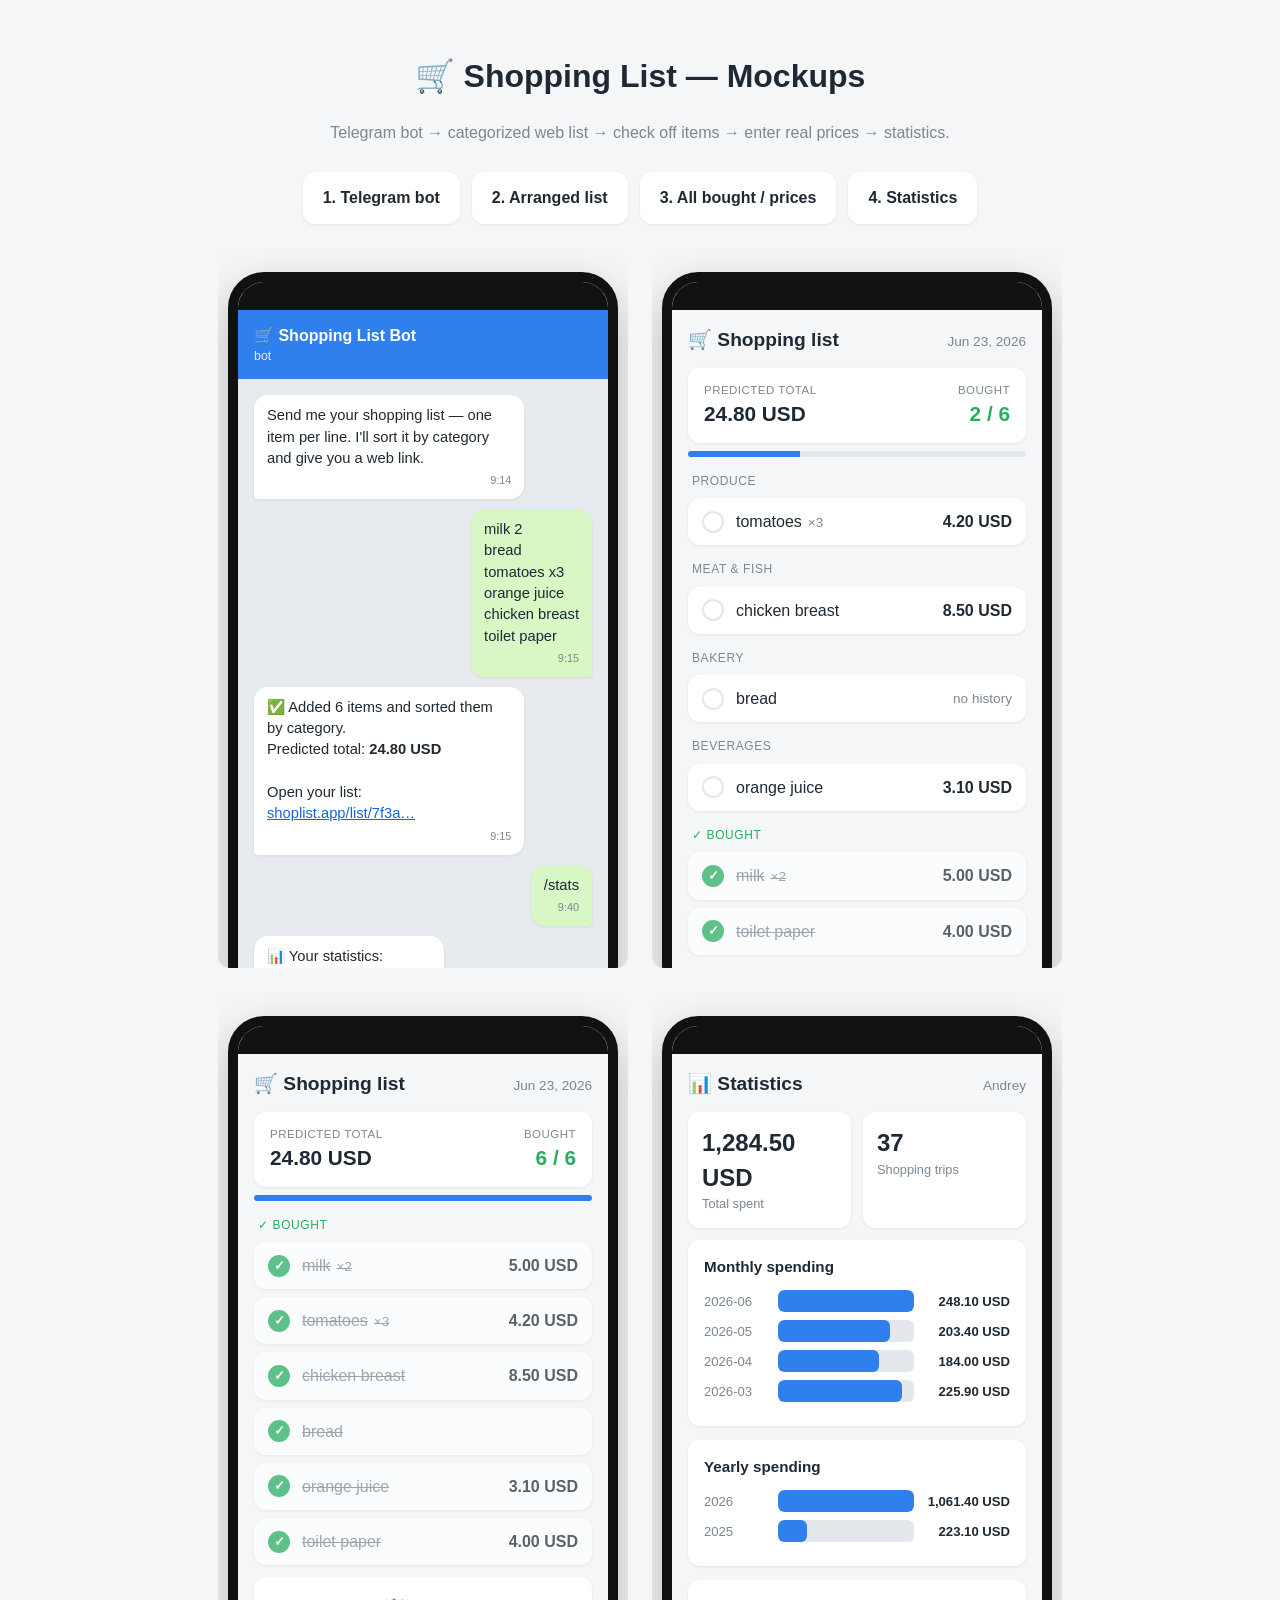
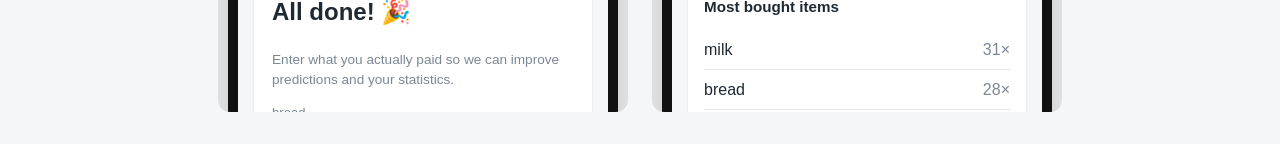
<file: mockups/index.html>
<!DOCTYPE html>
<html lang="en"><head><meta charset="utf-8" />
<meta name="viewport" content="width=device-width, initial-scale=1" />
<title>Shopping List — Mockups</title><link rel="stylesheet" href="mockup.css" /></head>
<body>
<div class="gallery">
  <h1>🛒 Shopping List — Mockups</h1>
  <p class="lead">Telegram bot → categorized web list → check off items → enter real prices → statistics.</p>
  <div class="links">
    <a href="telegram.html">1. Telegram bot</a>
    <a href="list.html">2. Arranged list</a>
    <a href="completed.html">3. All bought / prices</a>
    <a href="stats.html">4. Statistics</a>
  </div>
  <div class="frames">
    <iframe src="telegram.html" title="Telegram"></iframe>
    <iframe src="list.html" title="List"></iframe>
    <iframe src="completed.html" title="Completed"></iframe>
    <iframe src="stats.html" title="Stats"></iframe>
  </div>
</div>
</body></html>
</file>
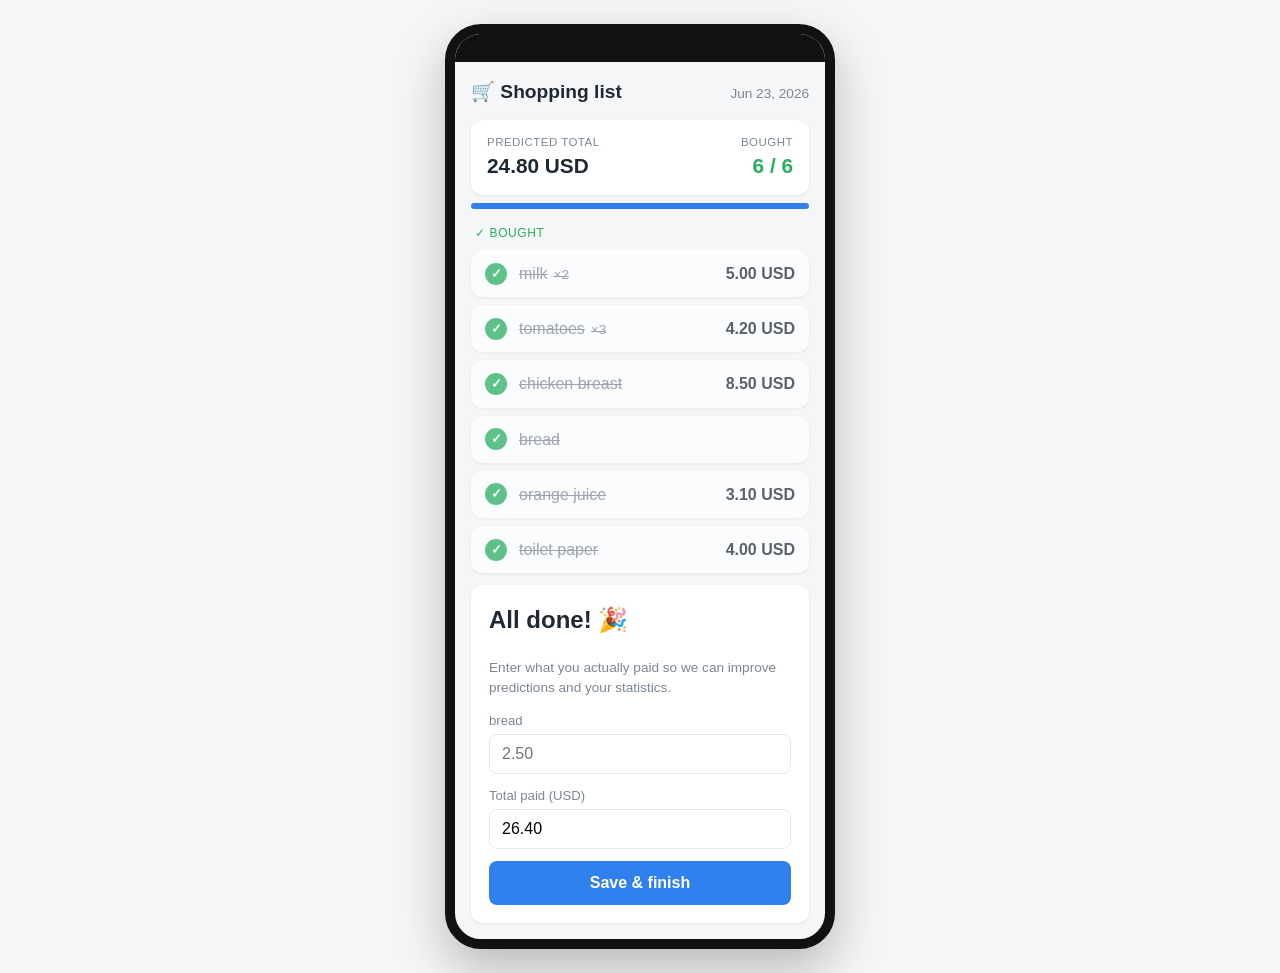
<file: mockups/completed.html>
<!DOCTYPE html>
<html lang="en"><head><meta charset="utf-8" />
<meta name="viewport" content="width=device-width, initial-scale=1" />
<title>Mockup — All bought / enter prices</title><link rel="stylesheet" href="mockup.css" /></head>
<body>
<div class="phone">
  <div class="statusbar"></div>
  <div class="screen">
    <div class="row-between">
      <h1 class="title">🛒 Shopping list</h1>
      <span class="subtle">Jun 23, 2026</span>
    </div>

    <div class="summary">
      <div><div class="label">Predicted total</div><div class="value">24.80 USD</div></div>
      <div style="text-align:right"><div class="label">Bought</div><div class="value green">6 / 6</div></div>
    </div>
    <div class="progress"><span style="width:100%"></span></div>

    <div class="cat green">✓ Bought</div>
    <div class="item bought"><span class="check"></span><span class="name">milk<span class="qty">×2</span></span><span class="price">5.00 USD</span></div>
    <div class="item bought"><span class="check"></span><span class="name">tomatoes<span class="qty">×3</span></span><span class="price">4.20 USD</span></div>
    <div class="item bought"><span class="check"></span><span class="name">chicken breast</span><span class="price">8.50 USD</span></div>
    <div class="item bought"><span class="check"></span><span class="name">bread</span></div>
    <div class="item bought"><span class="check"></span><span class="name">orange juice</span><span class="price">3.10 USD</span></div>
    <div class="item bought"><span class="check"></span><span class="name">toilet paper</span><span class="price">4.00 USD</span></div>

    <div class="card">
      <h2>All done! 🎉</h2>
      <p class="subtle" style="margin-top:0">Enter what you actually paid so we can improve predictions and your statistics.</p>
      <label class="field"><span>bread</span><input type="number" placeholder="2.50" /></label>
      <label class="field"><span>Total paid (USD)</span><input type="number" value="26.40" /></label>
      <button class="btn">Save &amp; finish</button>
    </div>
  </div>
</div>
</body></html>
</file>
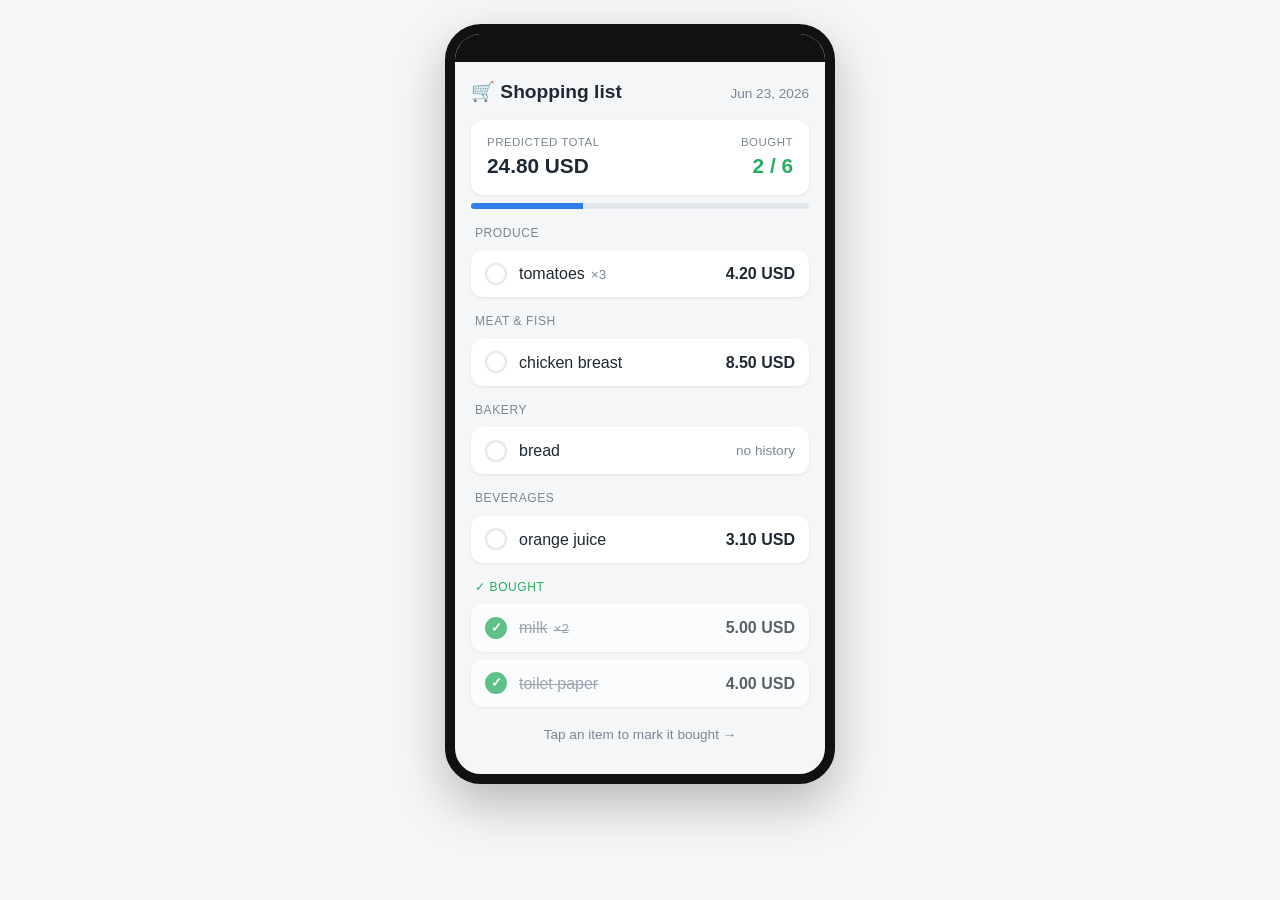
<file: mockups/list.html>
<!DOCTYPE html>
<html lang="en"><head><meta charset="utf-8" />
<meta name="viewport" content="width=device-width, initial-scale=1" />
<title>Mockup — Shopping list</title><link rel="stylesheet" href="mockup.css" /></head>
<body>
<div class="phone">
  <div class="statusbar"></div>
  <div class="screen">
    <div class="row-between">
      <h1 class="title">🛒 Shopping list</h1>
      <span class="subtle">Jun 23, 2026</span>
    </div>

    <div class="summary">
      <div><div class="label">Predicted total</div><div class="value">24.80 USD</div></div>
      <div style="text-align:right"><div class="label">Bought</div><div class="value green">2 / 6</div></div>
    </div>
    <div class="progress"><span style="width:33%"></span></div>

    <div class="cat">Produce</div>
    <div class="item"><span class="check"></span><span class="name">tomatoes<span class="qty">×3</span></span><span class="price">4.20 USD</span></div>

    <div class="cat">Meat &amp; Fish</div>
    <div class="item"><span class="check"></span><span class="name">chicken breast</span><span class="price">8.50 USD</span></div>

    <div class="cat">Bakery</div>
    <div class="item"><span class="check"></span><span class="name">bread</span><span class="price unknown">no history</span></div>

    <div class="cat">Beverages</div>
    <div class="item"><span class="check"></span><span class="name">orange juice</span><span class="price">3.10 USD</span></div>

    <div class="cat green">✓ Bought</div>
    <div class="item bought"><span class="check"></span><span class="name">milk<span class="qty">×2</span></span><span class="price">5.00 USD</span></div>
    <div class="item bought"><span class="check"></span><span class="name">toilet paper</span><span class="price">4.00 USD</span></div>

    <p class="subtle" style="text-align:center;margin-top:18px">Tap an item to mark it bought →</p>
  </div>
</div>
</body></html>
</file>
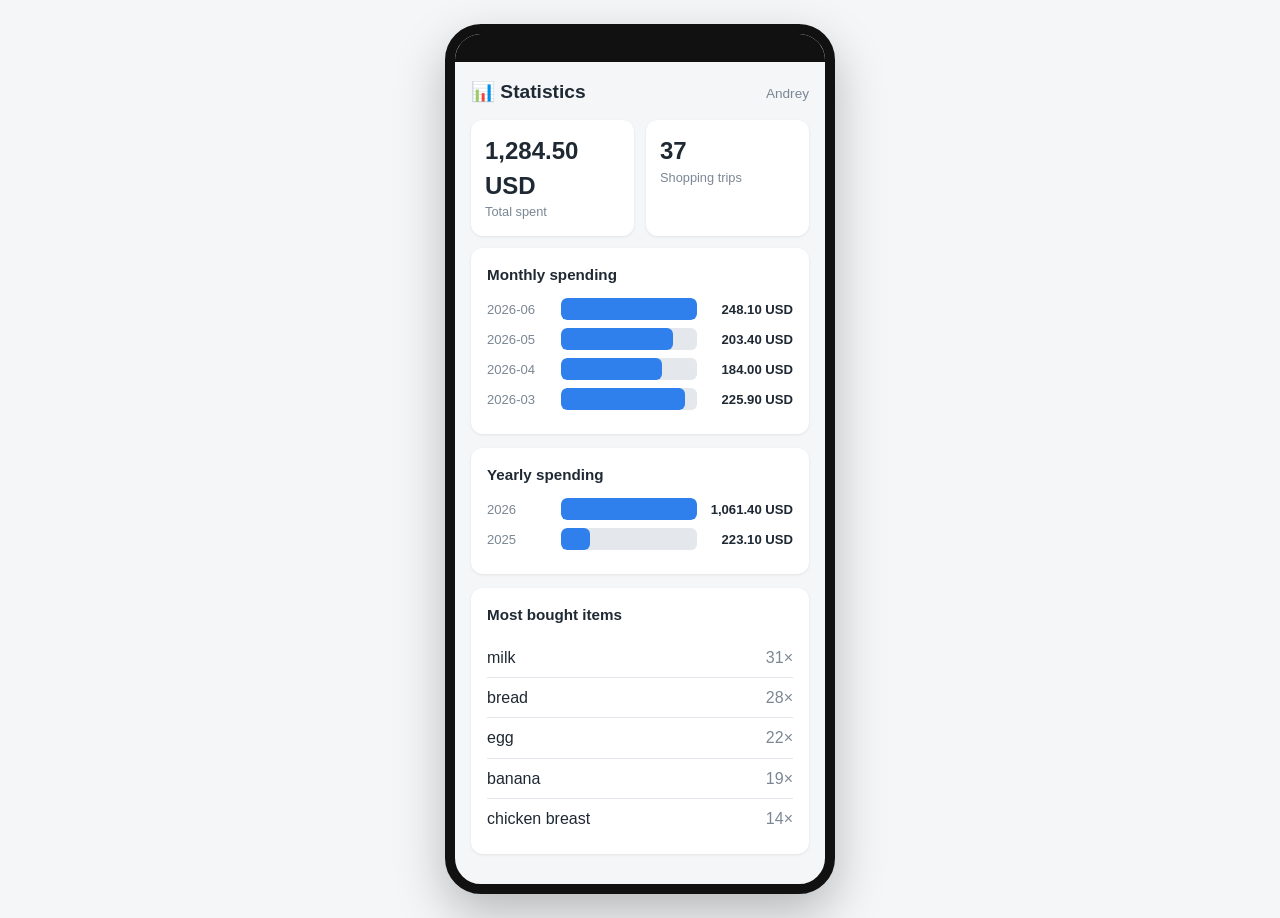
<file: mockups/stats.html>
<!DOCTYPE html>
<html lang="en"><head><meta charset="utf-8" />
<meta name="viewport" content="width=device-width, initial-scale=1" />
<title>Mockup — Statistics</title><link rel="stylesheet" href="mockup.css" /></head>
<body>
<div class="phone">
  <div class="statusbar"></div>
  <div class="screen">
    <div class="row-between">
      <h1 class="title">📊 Statistics</h1>
      <span class="subtle">Andrey</span>
    </div>

    <div class="stat-grid">
      <div class="stat-card"><div class="value">1,284.50 USD</div><div class="label">Total spent</div></div>
      <div class="stat-card"><div class="value">37</div><div class="label">Shopping trips</div></div>
    </div>

    <div class="bars">
      <h2>Monthly spending</h2>
      <div class="bar-row"><span class="period">2026-06</span><span class="track"><span style="width:100%"></span></span><span class="amount">248.10 USD</span></div>
      <div class="bar-row"><span class="period">2026-05</span><span class="track"><span style="width:82%"></span></span><span class="amount">203.40 USD</span></div>
      <div class="bar-row"><span class="period">2026-04</span><span class="track"><span style="width:74%"></span></span><span class="amount">184.00 USD</span></div>
      <div class="bar-row"><span class="period">2026-03</span><span class="track"><span style="width:91%"></span></span><span class="amount">225.90 USD</span></div>
    </div>

    <div class="bars">
      <h2>Yearly spending</h2>
      <div class="bar-row"><span class="period">2026</span><span class="track"><span style="width:100%"></span></span><span class="amount">1,061.40 USD</span></div>
      <div class="bar-row"><span class="period">2025</span><span class="track"><span style="width:21%"></span></span><span class="amount">223.10 USD</span></div>
    </div>

    <div class="bars">
      <h2>Most bought items</h2>
      <ul class="toplist">
        <li><span>milk</span><span class="count">31×</span></li>
        <li><span>bread</span><span class="count">28×</span></li>
        <li><span>egg</span><span class="count">22×</span></li>
        <li><span>banana</span><span class="count">19×</span></li>
        <li><span>chicken breast</span><span class="count">14×</span></li>
      </ul>
    </div>
  </div>
</div>
</body></html>
</file>
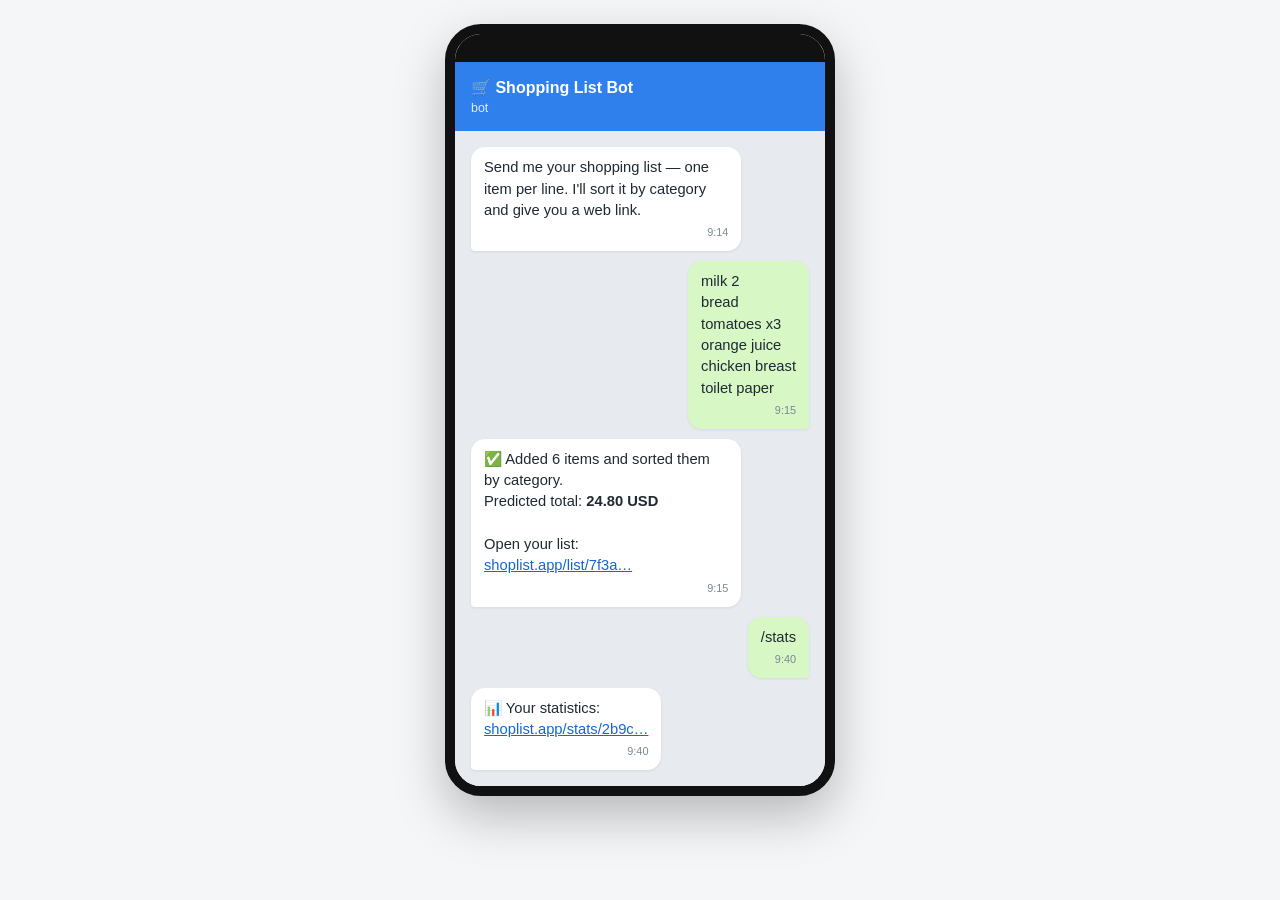
<file: mockups/telegram.html>
<!DOCTYPE html>
<html lang="en"><head><meta charset="utf-8" />
<meta name="viewport" content="width=device-width, initial-scale=1" />
<title>Mockup — Telegram bot</title><link rel="stylesheet" href="mockup.css" /></head>
<body>
<div class="phone">
  <div class="statusbar"></div>
  <div class="screen tg" style="padding:0">
    <div class="tg-head">🛒 Shopping List Bot <small>bot</small></div>
    <div class="chat">
      <div class="bubble in">Send me your shopping list — one item per line. I'll sort it by category and give you a web link.<span class="time">9:14</span></div>
      <div class="bubble out">milk 2
bread
tomatoes x3
orange juice
chicken breast
toilet paper<span class="time">9:15</span></div>
      <div class="bubble in">✅ Added 6 items and sorted them by category.
Predicted total: <b>24.80 USD</b>

Open your list:
<a href="list.html">shoplist.app/list/7f3a…</a><span class="time">9:15</span></div>
      <div class="bubble out">/stats<span class="time">9:40</span></div>
      <div class="bubble in">📊 Your statistics:
<a href="stats.html">shoplist.app/stats/2b9c…</a><span class="time">9:40</span></div>
    </div>
  </div>
</div>
</body></html>
</file>
<file: mockups/mockup.css>
:root {
  --bg: #f4f6f8; --card: #fff; --ink: #1f2933; --muted: #7b8794;
  --accent: #2f80ed; --accent-dark: #1366d6; --green: #27ae60; --line: #e4e7eb;
  --shadow: 0 1px 3px rgba(0,0,0,.08); --radius: 12px;
  --tg-bg: #e7ebf0; --tg-in: #fff; --tg-out: #d7f7c5;
}
* { box-sizing: border-box; }
body { margin: 0; font-family: -apple-system, BlinkMacSystemFont, "Segoe UI", Roboto, Arial, sans-serif;
  background: var(--bg); color: var(--ink); line-height: 1.45; }

/* phone frame */
.phone { max-width: 390px; margin: 24px auto; background: var(--bg);
  border: 10px solid #111; border-radius: 36px; overflow: hidden;
  box-shadow: 0 20px 50px rgba(0,0,0,.25); }
.phone .statusbar { height: 28px; background: #111; }
.phone .screen { padding: 16px; min-height: 640px; }

h1.title { font-size: 1.2rem; margin: 0 0 2px; }
.subtle { color: var(--muted); font-size: .85rem; }
.row-between { display: flex; justify-content: space-between; align-items: baseline; }

.summary { background: var(--card); border-radius: var(--radius); box-shadow: var(--shadow);
  padding: 14px 16px; margin: 12px 0; display: flex; justify-content: space-between; align-items: center; }
.summary .label { color: var(--muted); font-size: .72rem; text-transform: uppercase; letter-spacing: .04em; }
.summary .value { font-size: 1.3rem; font-weight: 700; }
.summary .value.green { color: var(--green); }
.progress { height: 6px; background: var(--line); border-radius: 999px; overflow: hidden; margin: -4px 0 16px; }
.progress > span { display: block; height: 100%; background: var(--accent); }

.cat { font-size: .75rem; text-transform: uppercase; letter-spacing: .05em; color: var(--muted); margin: 16px 0 8px 4px; }
.cat.green { color: var(--green); }
.item { background: var(--card); border-radius: var(--radius); box-shadow: var(--shadow);
  padding: 12px 14px; margin-bottom: 8px; display: flex; align-items: center; gap: 12px; }
.check { width: 22px; height: 22px; border: 2px solid var(--line); border-radius: 50%; flex: 0 0 auto;
  display: grid; place-items: center; color: #fff; }
.item.bought .check { background: var(--green); border-color: var(--green); }
.item.bought .check::after { content: "✓"; font-size: 13px; font-weight: 700; }
.item .name { flex: 1; }
.item .qty { color: var(--muted); font-size: .85rem; margin-left: 6px; }
.item .price { font-weight: 600; }
.item .price.unknown { color: var(--muted); font-weight: 400; font-size: .85rem; }
.item.bought .name { text-decoration: line-through; color: var(--muted); }
.item.bought { opacity: .72; }

.card { background: var(--card); border-radius: var(--radius); box-shadow: var(--shadow); padding: 18px; margin-top: 12px; }
.card h2 { margin-top: 0; }
.field { display: block; margin-bottom: 12px; }
.field span { display: block; font-size: .82rem; color: var(--muted); margin-bottom: 4px; }
.field input { width: 100%; padding: 10px 12px; border: 1px solid var(--line); border-radius: 8px; font-size: 1rem; }
.btn { width: 100%; padding: 13px; background: var(--accent); color: #fff; border: none; border-radius: 8px;
  font-size: 1rem; font-weight: 600; }

/* telegram chat */
.tg { background: var(--tg-bg); }
.tg .tg-head { background: var(--accent); color: #fff; padding: 14px 16px; font-weight: 600; }
.tg .tg-head small { display: block; font-weight: 400; opacity: .85; font-size: .78rem; }
.tg .chat { padding: 16px; display: flex; flex-direction: column; gap: 10px; }
.bubble { max-width: 80%; padding: 10px 13px; border-radius: 14px; font-size: .92rem; white-space: pre-line; box-shadow: var(--shadow); }
.bubble.in { background: var(--tg-in); align-self: flex-start; border-bottom-left-radius: 4px; }
.bubble.out { background: var(--tg-out); align-self: flex-end; border-bottom-right-radius: 4px; }
.bubble a { color: var(--accent-dark); }
.bubble .time { display: block; text-align: right; color: var(--muted); font-size: .68rem; margin-top: 4px; }

/* stats */
.stat-grid { display: grid; grid-template-columns: 1fr 1fr; gap: 12px; margin: 12px 0; }
.stat-card { background: var(--card); border-radius: var(--radius); box-shadow: var(--shadow); padding: 14px; }
.stat-card .value { font-size: 1.5rem; font-weight: 700; }
.stat-card .label { color: var(--muted); font-size: .8rem; }
.bars { background: var(--card); border-radius: var(--radius); box-shadow: var(--shadow); padding: 16px; margin-bottom: 14px; }
.bars h2 { font-size: .95rem; margin: 0 0 12px; }
.bar-row { display: flex; align-items: center; gap: 10px; margin-bottom: 8px; }
.bar-row .period { width: 64px; font-size: .82rem; color: var(--muted); }
.bar-row .track { flex: 1; background: var(--line); border-radius: 6px; height: 22px; overflow: hidden; }
.bar-row .track > span { display: block; height: 100%; background: var(--accent); border-radius: 6px; }
.bar-row .amount { width: 86px; text-align: right; font-weight: 600; font-size: .82rem; }
.toplist { list-style: none; margin: 0; padding: 0; }
.toplist li { display: flex; justify-content: space-between; padding: 8px 0; border-bottom: 1px solid var(--line); }
.toplist li:last-child { border: none; }
.toplist .count { color: var(--muted); }

/* index */
.gallery { max-width: 1100px; margin: 0 auto; padding: 32px 16px; }
.gallery h1 { text-align: center; }
.gallery .lead { text-align: center; color: var(--muted); margin-bottom: 28px; }
.links { display: flex; flex-wrap: wrap; gap: 12px; justify-content: center; }
.links a { background: var(--card); border-radius: var(--radius); box-shadow: var(--shadow);
  padding: 14px 20px; text-decoration: none; color: var(--ink); font-weight: 600; }
.links a:hover { background: var(--accent); color: #fff; }
.frames { display: flex; flex-wrap: wrap; gap: 24px; justify-content: center; margin-top: 24px; }
.frames iframe { width: 410px; height: 720px; border: none; border-radius: 12px; background: transparent; }
</file>
